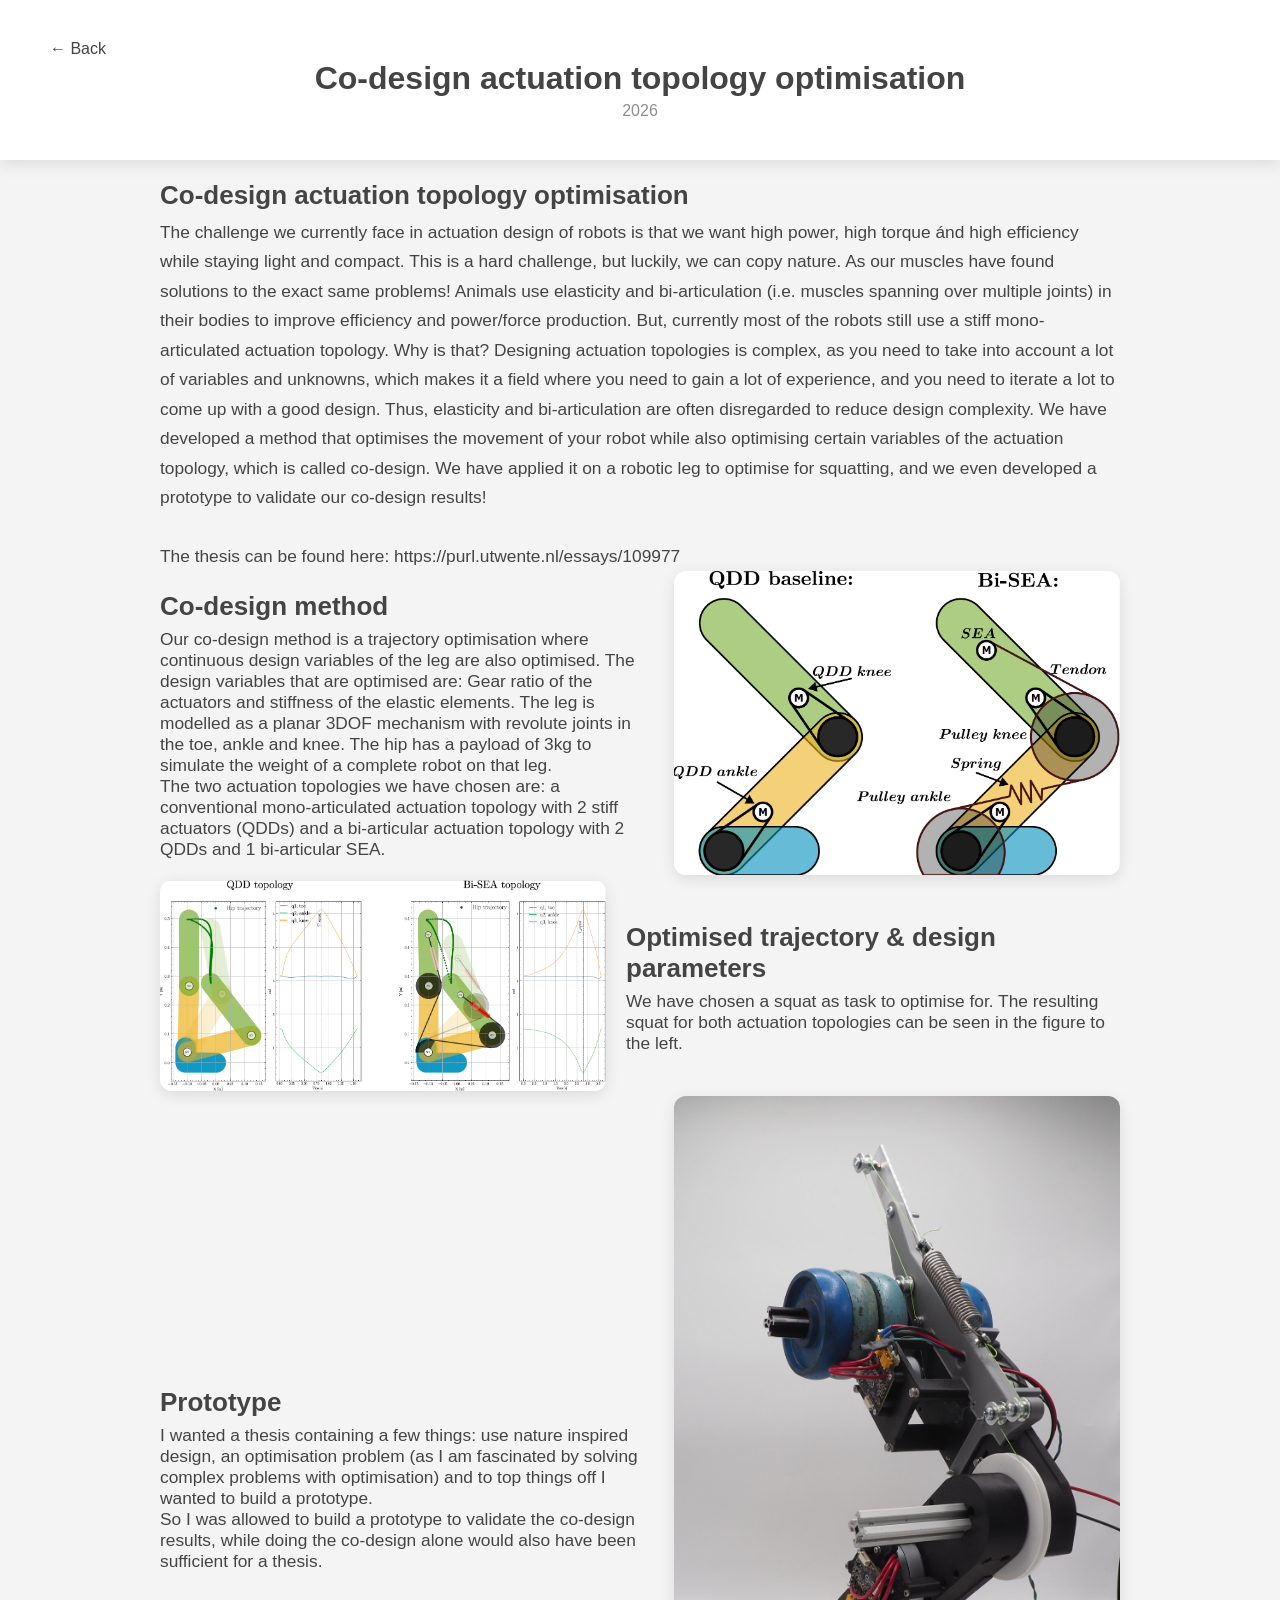
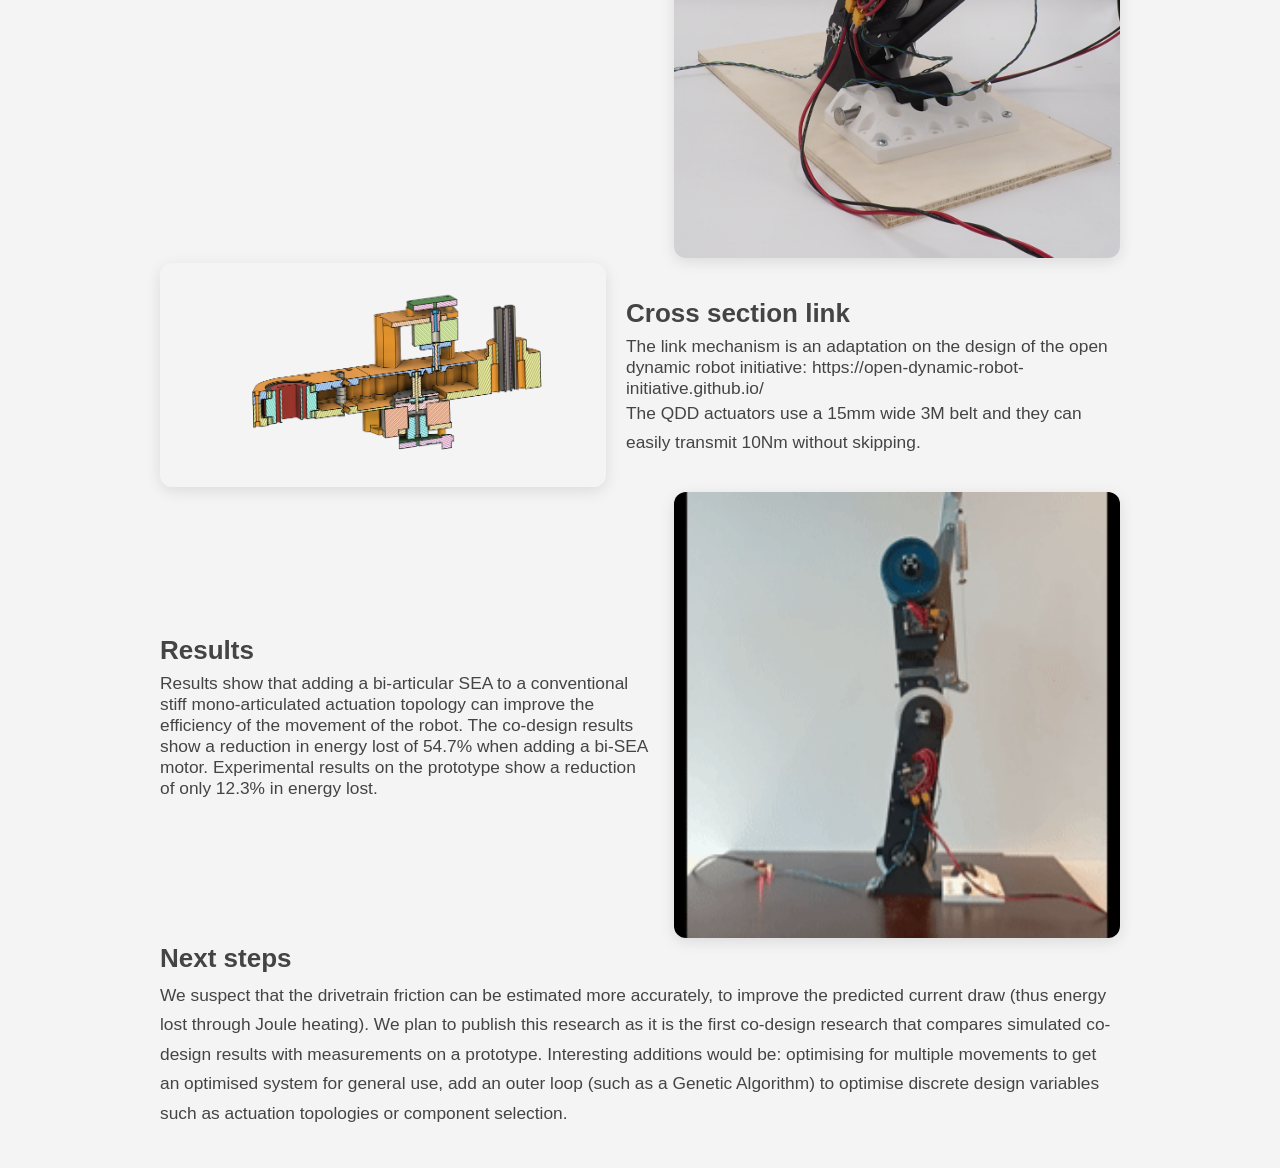
<file: Actuation_codesign.html>
<!DOCTYPE html>
<html lang="en">

<head>
    <meta charset="UTF-8">
    <meta name="viewport" content="width=device-width, initial-scale=1.0">
    <link rel="stylesheet" href="style.css">
    <title>Co-design actuation topology optimisation</title>
</head>

<body>

    <!-- Banner Section -->
    <div class="banner">
        <div class="banner-content">
            <a href="index.html" class="back-button">&larr; Back</a>
            <h1>Co-design actuation topology optimisation</h1>
            <div class="year">2026</div>
        </div>
    </div>

    <!-- Project Content -->
    <div class="project-container">


        <div class="project-content">
            <div class="text left">
                <h2>Co-design actuation topology optimisation</h2>
                <p> The challenge we currently face in actuation design of robots is that we want high power, high torque ánd high efficiency while staying light and compact. 
                    This is a hard challenge, but luckily, we can copy nature. As our muscles have found solutions to the exact same problems! 
                    Animals use elasticity and bi-articulation (i.e. muscles spanning over multiple joints) in their bodies to improve efficiency and power/force production.
                    
                    But, currently most of the robots still use a stiff mono-articulated actuation topology. Why is that?
                    Designing actuation topologies is complex, as you need to take into account a lot of variables and unknowns, 
                    which makes it a field where you need to gain a lot of experience, and you need to iterate a lot to come up with a good design.
                    Thus, elasticity and bi-articulation are often disregarded to reduce design complexity.

                    We have developed a method that optimises the movement of your robot while also optimising certain variables of the actuation topology, 
                    which is called co-design. We have applied it on a robotic leg to optimise for squatting, and we even developed a prototype to validate our co-design results!
                    <br> <br>
                    The thesis can be found here:  https://purl.utwente.nl/essays/109977</p>
            </div>
        </div>


        <div class="project-content">

            <div class="text left">
                <h2>Co-design method</h2>
                Our co-design method is a trajectory optimisation where continuous design variables of the leg are also optimised.
                The design variables that are optimised are: Gear ratio of the actuators and stiffness of the elastic elements.
                The leg is modelled as a planar 3DOF mechanism with revolute joints in the toe, ankle and knee. The hip has a payload of 3kg to simulate the weight of a complete robot on that leg.
                <br>
                The two actuation topologies we have chosen are: a conventional mono-articulated actuation topology with 2 stiff actuators (QDDs) and a bi-articular actuation topology with 2 QDDs and 1 bi-articular SEA.
                <p>
                </p>
            </div>
            <div class="image right">
                <img src="images/Codesign_thesis/Actuation topologies.png">
            </div>
        </div>

        <div class="project-content">

            <div class="text right">
                <h2>Optimised trajectory & design parameters</h2>
                We have chosen a squat as task to optimise for. The resulting squat for both actuation topologies can be seen in the figure to the left.
                <p>

                </p>
            </div>
            <div class="image left">
                <img src="images/Codesign_thesis/resulting squats.png">
            </div>
        </div>

        <div class="project-content">

            <div class="text left">
                <h2>Prototype</h2>
                I wanted a thesis containing a few things: use nature inspired design, an optimisation problem (as I am fascinated by solving complex problems with optimisation) and to top things off I wanted to build a prototype.
                <br>
                So I was allowed to build a prototype to validate the co-design results, while doing the co-design alone would also have been sufficient for a thesis.
                <p>
                </p>
            </div>
            <div class="image right">
                <img src="images/Codesign_thesis/P5040588.JPG">
            </div>
        </div>

        <div class="project-content">

            <div class="text right">
                <h2>Cross section link</h2>
                    The link mechanism is an adaptation on the design of the open dynamic robot initiative: https://open-dynamic-robot-initiative.github.io/
                <p>
                    The QDD actuators use a 15mm wide 3M belt and they can easily transmit 10Nm without skipping. 

                </p>
            </div>
            <div class="image left">
                <img src="images/Codesign_thesis/Limb_bisea_assembly v28.png">
            </div>
        </div>

        <div class="project-content">

            <div class="text left">
                <h2>Results</h2>
                Results show that adding a bi-articular SEA to a conventional stiff mono-articulated actuation topology can improve the efficiency of the movement of the robot. 
                The co-design results show a reduction in energy lost of 54.7% when adding a bi-SEA motor. Experimental results on the prototype show a reduction of only 12.3% in energy lost.
                <p>
                </p>
            </div>
            <div class="image right">
                <img src="images/Codesign_thesis/BISEA_squat.gif">
            </div>
        </div>

        <div class="project-content">
            <div class="text left">
                <h2>Next steps</h2>
                <p>We suspect that the drivetrain friction can be estimated more accurately, to improve the predicted current draw (thus energy lost through Joule heating). 
                    We plan to publish this research as it is the first co-design research that compares simulated co-design results with measurements on a prototype. 
                
                
                    Interesting additions would be: optimising for multiple movements to get an optimised system for general use, 
                    add an outer loop (such as a Genetic Algorithm) to optimise discrete design variables such as actuation topologies or component selection.</p>
            </div>
        </div>

    </div>



</body>

</html>
</file>
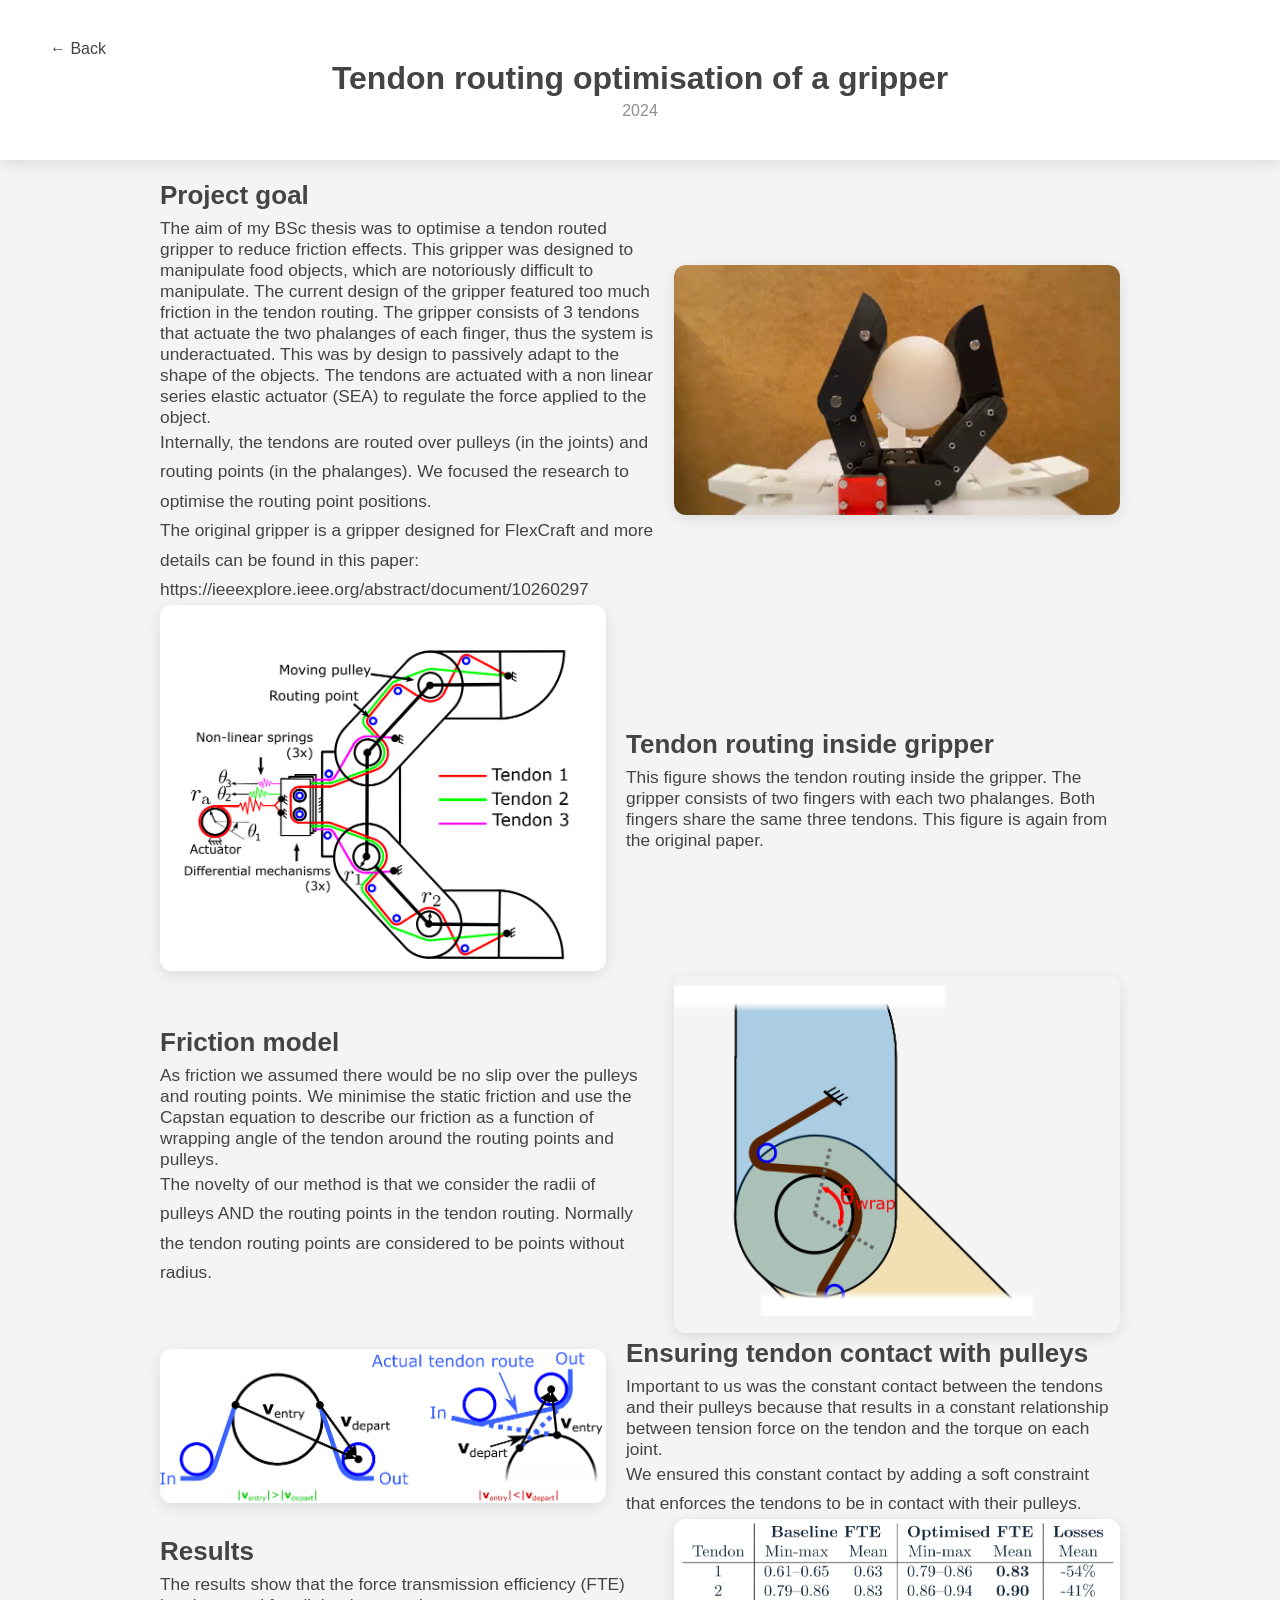
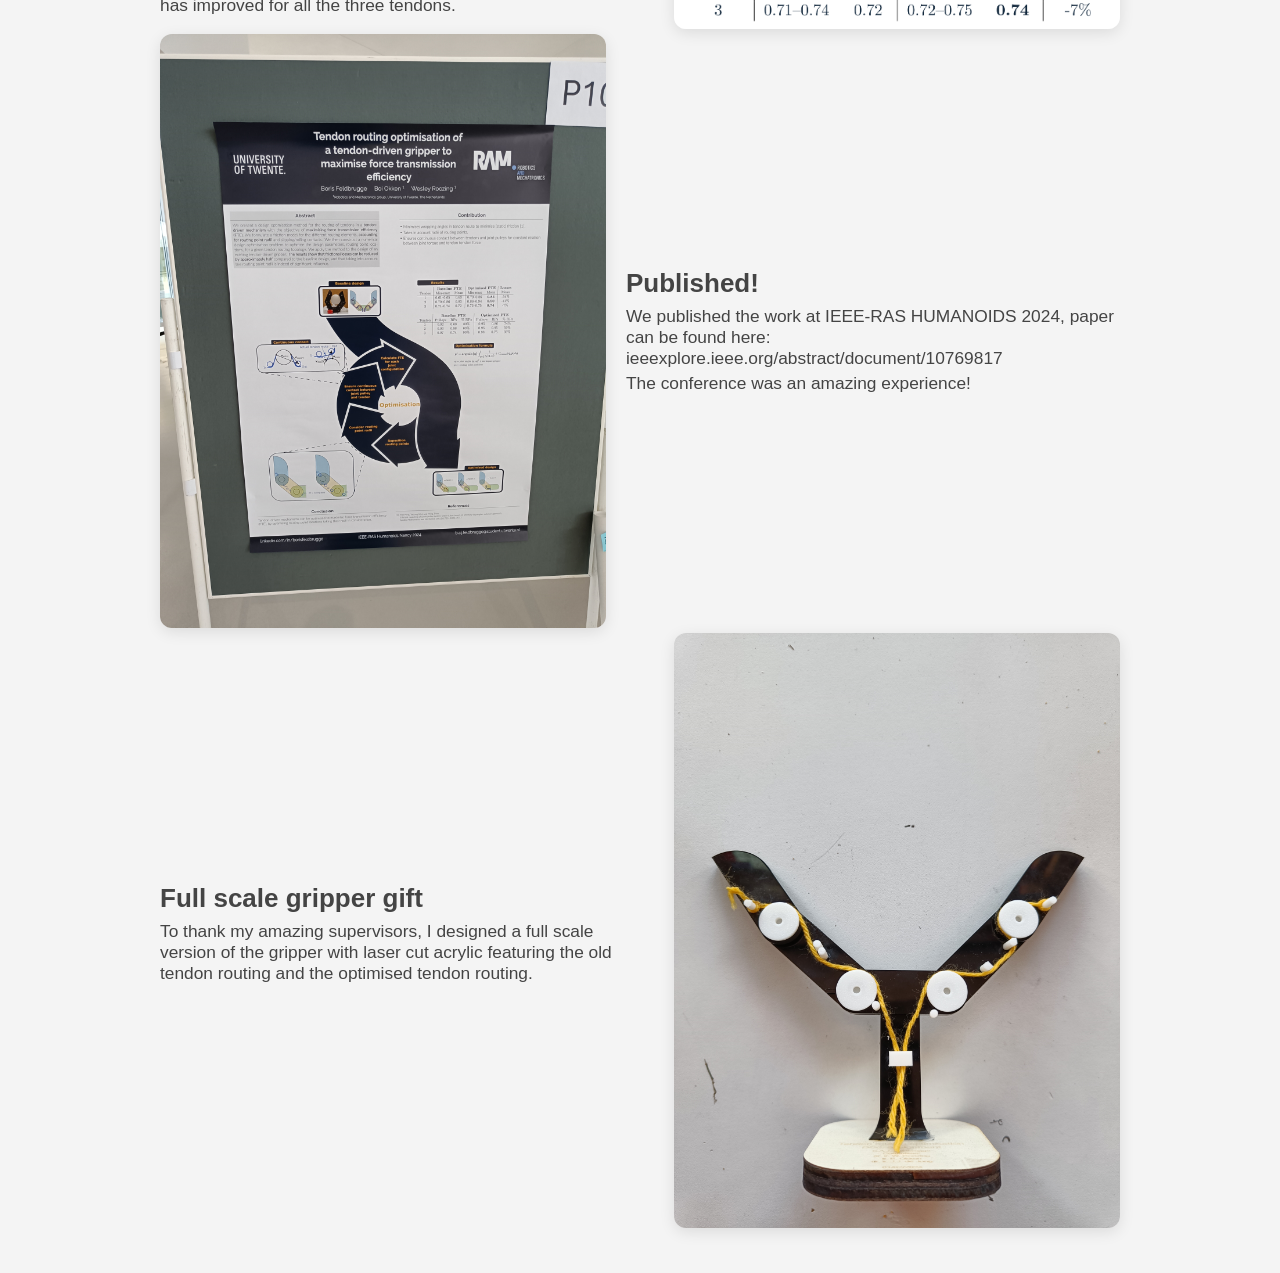
<file: BSC_Gripper_Thesis.html>
<!DOCTYPE html>
<html lang="en">

<head>
    <meta charset="UTF-8">
    <meta name="viewport" content="width=device-width, initial-scale=1.0">
    <link rel="stylesheet" href="style.css">
    <title>Tendon routing optimisation</title>
</head>

<body>

    <!-- Banner Section -->
    <div class="banner">
        <div class="banner-content">
            <a href="index.html" class="back-button">&larr; Back</a>
            <h1>Tendon routing optimisation of a gripper</h1>
            <div class="year">2024</div>
        </div>
    </div>

    <!-- Project Content -->
    <div class="project-container">



        <div class="project-content">

            <div class="text left">
                <h2>Project goal</h2>
                The aim of my BSc thesis was to optimise a tendon routed gripper to reduce friction effects. This gripper was designed to manipulate food objects, 
                which are notoriously difficult to manipulate. The current design of the gripper featured too much friction in the tendon routing.
                The gripper consists of 3 tendons that actuate the two phalanges of each finger, thus the system is underactuated. This was by design to passively adapt to the shape of the objects.
                The tendons are actuated with a non linear series elastic actuator (SEA) to regulate the force applied to the object.
                <p>
                Internally, the tendons are routed over pulleys (in the joints) and routing points (in the phalanges). We focused the research to optimise the routing point positions.
                <p>
                The original gripper is a gripper designed for FlexCraft and more details can be found in this paper: https://ieeexplore.ieee.org/abstract/document/10260297
                </p>
            </div>
            <div class="image right">
                <img src="images/bsc_thesis/screenshot mart gripper.png">
            </div>
        </div>

        <div class="project-content">

            <div class="text right">
                <h2>Tendon routing inside gripper</h2>
                This figure shows the tendon routing inside the gripper. The gripper consists of two fingers with each two phalanges. Both fingers share the same three tendons. This figure is again from the original paper.             
                </p>
            </div>
            <div class="image left">
                <img src="images/bsc_thesis/Tendonrouting.png">
            </div>
        </div>

        <div class="project-content">
            <div class="text left">
                <h2>Friction model</h2>
                As friction we assumed there would be no slip over the pulleys and routing points. We minimise the static friction and use the Capstan equation to describe 
                our friction as a function of wrapping angle of the tendon around the routing points and pulleys.
                <p>
                The novelty of our method is that we consider the radii of pulleys AND the routing points in the tendon routing. Normally the tendon routing points are considered to be points without radius.               
            </p>
            </div>
            <div class="image right">
                <img src="images/bsc_thesis/wrapangv2.png">
            </div>
        </div>

        <div class="project-content">

            <div class="text right">
                <h2>Ensuring tendon contact with pulleys</h2>
                Important to us was the constant contact between the tendons and their pulleys because that results in a constant relationship between tension force on the tendon and the torque on each joint.
                <p>
                We ensured this constant contact by adding a soft constraint that enforces the tendons to be in contact with their pulleys.
                </p>
            </div>
            <div class="image left">
                <img src="images/bsc_thesis/Tendon_touching_pulley_constraint.png">
            </div>
        </div>

        <div class="project-content">

            <div class="text left">
                <h2> Results </h2>
                The results show that the force transmission efficiency (FTE) has improved for all the three tendons.
                </p>
            </div>
            <div class="image right">
                <img src="images/bsc_thesis/Results table.png">
            </div>
        </div>

        <div class="project-content">

            <div class="text right">
                <h2> Published! </h2>
                We published the work at IEEE-RAS HUMANOIDS 2024, paper can be found here: ieeexplore.ieee.org/abstract/document/10769817
                <p>
                The conference was an amazing experience!
                </p>
            </div>
            <div class="image left">
                <img src="images/bsc_thesis/Bsc_conference_poster.jpg">
            </div>
        </div>

        
        <div class="project-content">

            <div class="text left">
                <h2> Full scale gripper gift </h2>
                To thank my amazing supervisors, I designed a full scale version of the gripper with laser cut acrylic featuring the old tendon routing and the optimised tendon routing.
                </p>
            </div>
            <div class="image right">
                <img src="images/bsc_thesis/bsc_present_gripper.jpg">
            </div>
        </div>

    </div>



</body>

</html>
</file>
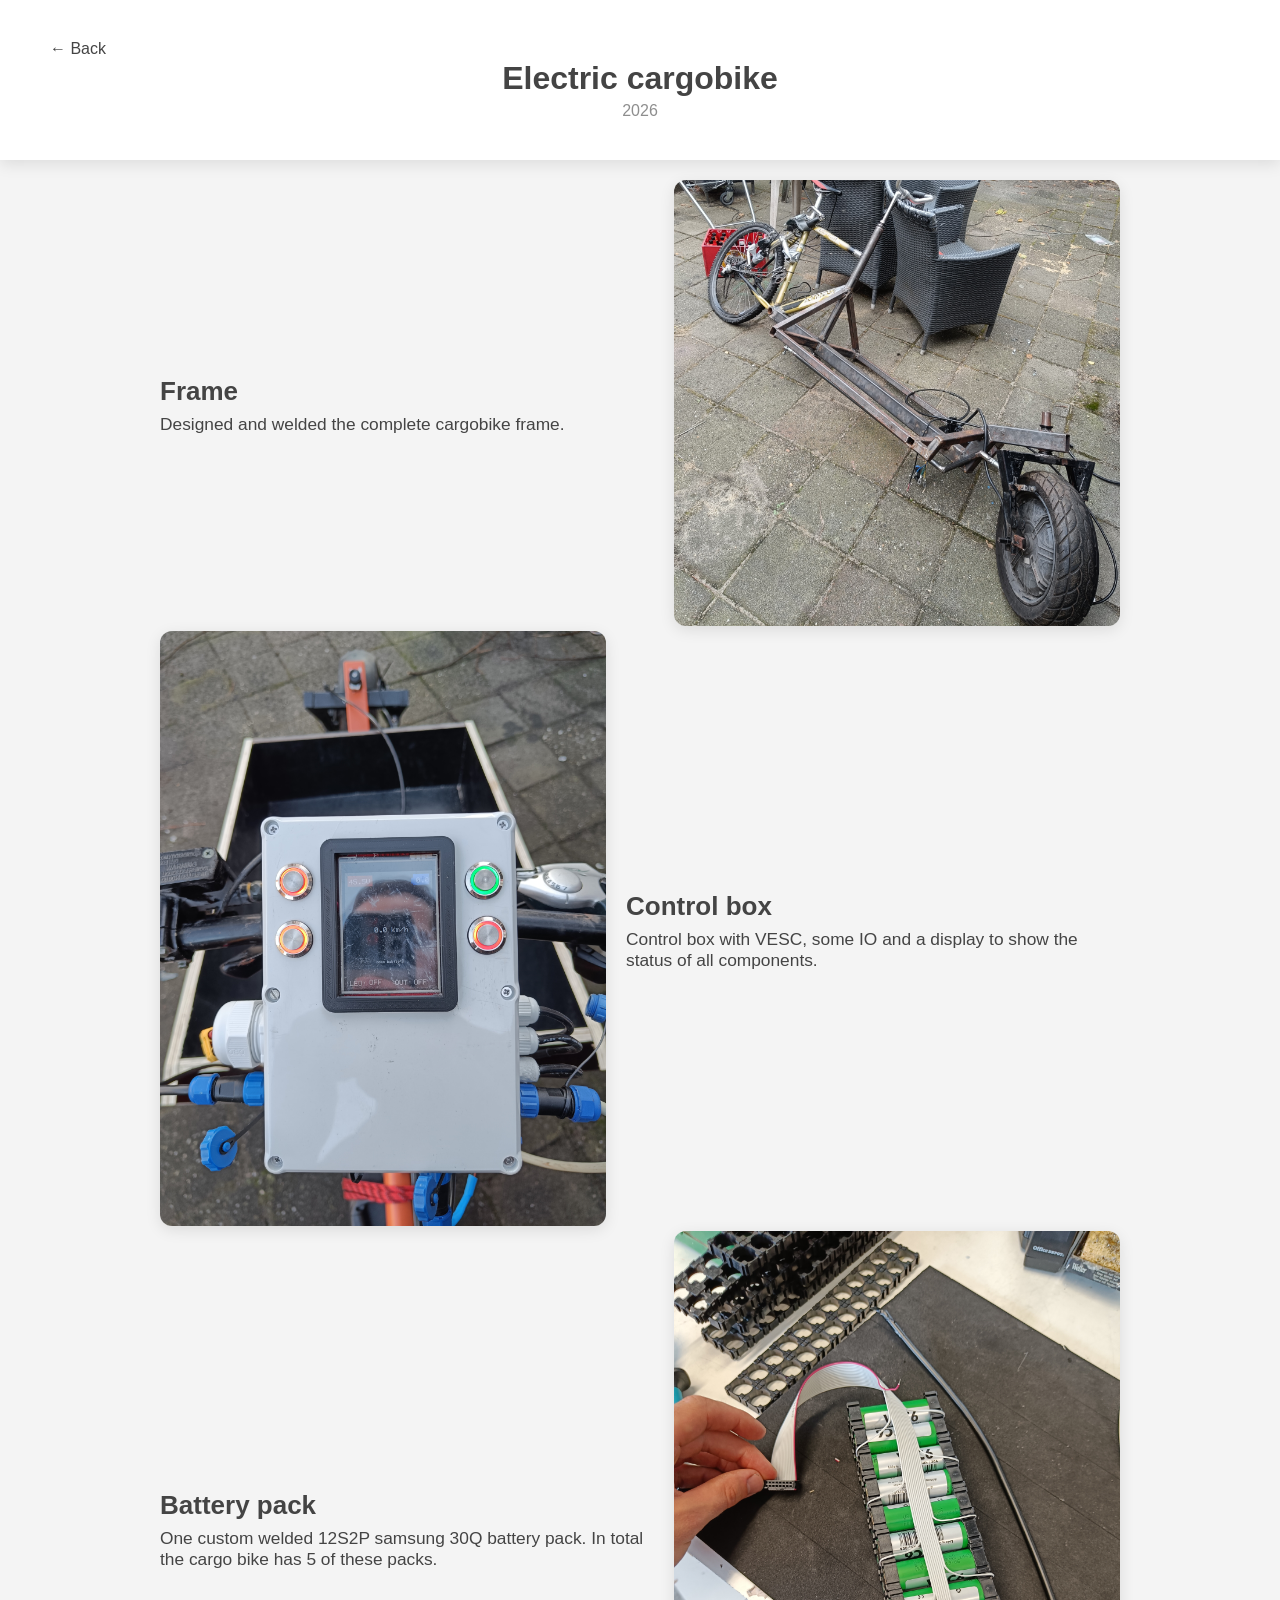
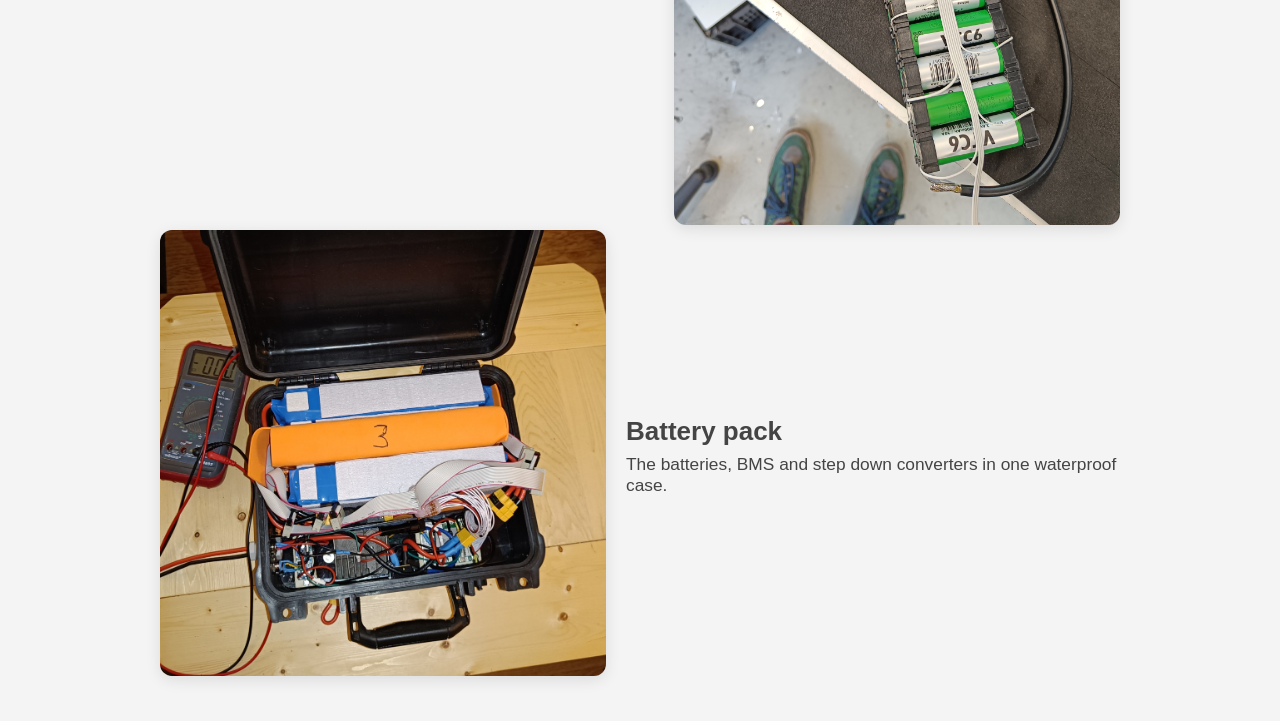
<file: Cargobike.html>
<!DOCTYPE html>
<html lang="en">

<head>
    <meta charset="UTF-8">
    <meta name="viewport" content="width=device-width, initial-scale=1.0">
    <link rel="stylesheet" href="style.css">
    <title>Electric cargobike</title>
</head>

<body>

    <!-- Banner Section -->
    <div class="banner">
        <div class="banner-content">
            <a href="index.html" class="back-button">&larr; Back</a>
            <h1>Electric cargobike</h1>
            <div class="year">2026</div>
        </div>
    </div>

    <!-- Project Content -->
    <div class="project-container">



        <div class="project-content">

            <div class="text left">
                <h2>Frame</h2>
                Designed and welded the complete cargobike frame.
                <p>

                </p>
            </div>
            <div class="image right">
                <img src="images/Bakfiets/Bare_frame.jpg">
            </div>
        </div>



        <div class="project-content">

            <div class="text right">
                <h2>Control box</h2>
                Control box with VESC, some IO and a display to show the status of all components.
                <p>

                </p>
            </div>
            <div class="image left">
                <img src="images/Bakfiets/VescDisplay.jpg">
            </div>
        </div>

        <div class="project-content">

            <div class="text left">
                <h2>Battery pack</h2>
                One custom welded 12S2P samsung 30Q battery pack. In total the cargo bike has 5 of these packs.
                <p>

                </p>
            </div>
            <div class="image right">
                <img src="images/Bakfiets/IMG20230715155416.jpg">
            </div>
        </div>

        <div class="project-content">

            <div class="text right">
                <h2>Battery pack</h2>
                The batteries, BMS and step down converters in one waterproof case.
                <p>

                </p>
            </div>
            <div class="image left">
                <img src="images/Bakfiets/IMG20250401220525 - Copy.jpg">
            </div>
        </div>

    </div>



</body>

</html>
</file>
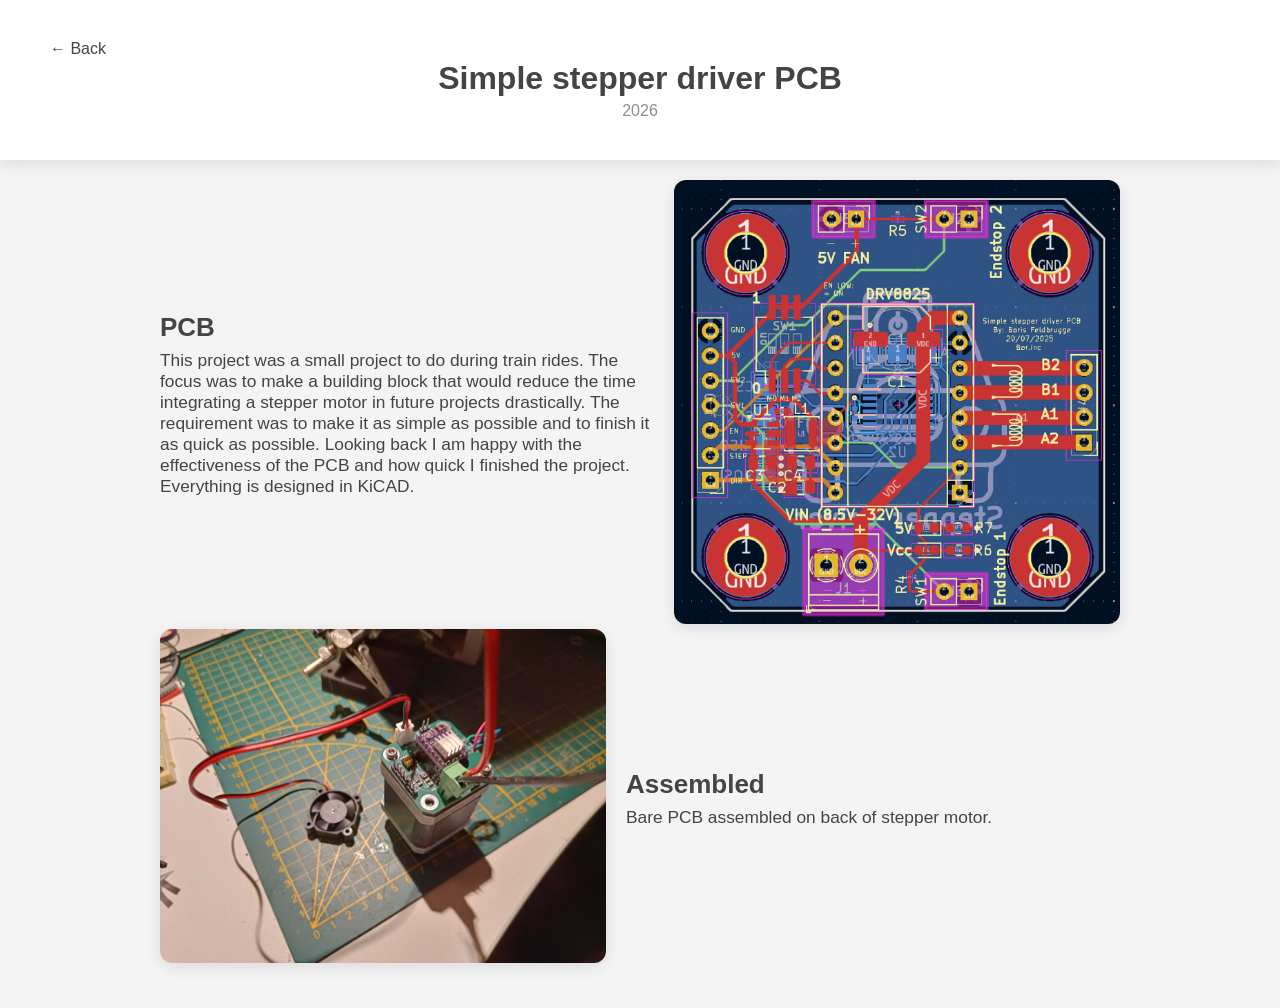
<file: SimpleStepper_PCB.html>
<!DOCTYPE html>
<html lang="en">

<head>
    <meta charset="UTF-8">
    <meta name="viewport" content="width=device-width, initial-scale=1.0">
    <link rel="stylesheet" href="style.css">
    <title>Simple stepper driver PCB</title>
</head>

<body>

    <!-- Banner Section -->
    <div class="banner">
        <div class="banner-content">
            <a href="index.html" class="back-button">&larr; Back</a>
            <h1>Simple stepper driver PCB</h1>
            <div class="year">2026</div>
        </div>
    </div>

    <!-- Project Content -->
    <div class="project-container">



        <div class="project-content">

            <div class="text left">
                <h2>PCB</h2>
                This project was a small project to do during train rides. The focus was to make a building block that would reduce the time integrating a stepper motor in future projects drastically. 
                The requirement was to make it as simple as possible and to finish it as quick as possible. Looking back I am happy with the effectiveness of the PCB and how quick I finished the project.
                Everything is designed in KiCAD.
                <p>

                </p>
            </div>
            <div class="image right">
                <img src="images/Stepperdriver_simple/PCB_steppersimple.png">
            </div>
        </div>



        <div class="project-content">

            <div class="text right">
                <h2>Assembled</h2>
                Bare PCB assembled on back of stepper motor.
                <p>

                </p>
            </div>
            <div class="image left">
                <img src="images/Stepperdriver_simple/Simplestepperdriver.jpg">
            </div>
        </div>

    </div>



</body>

</html>
</file>
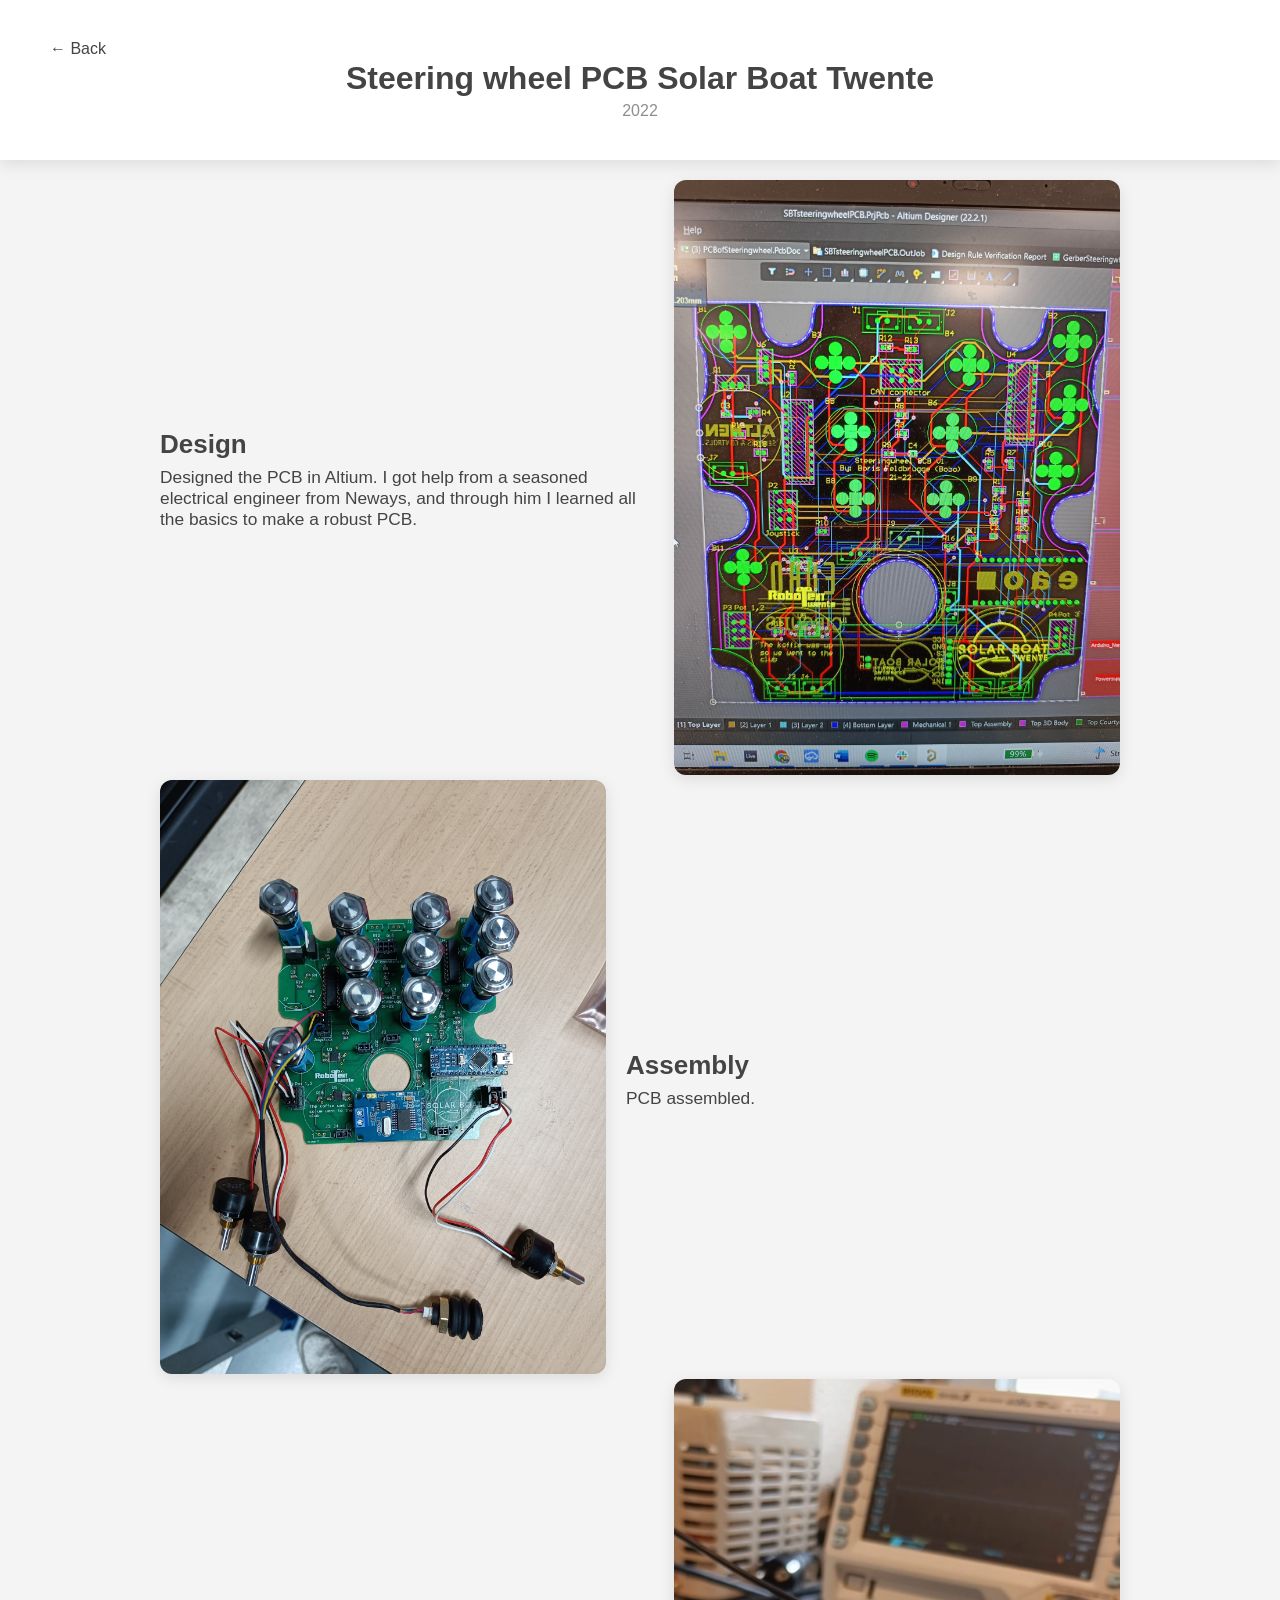
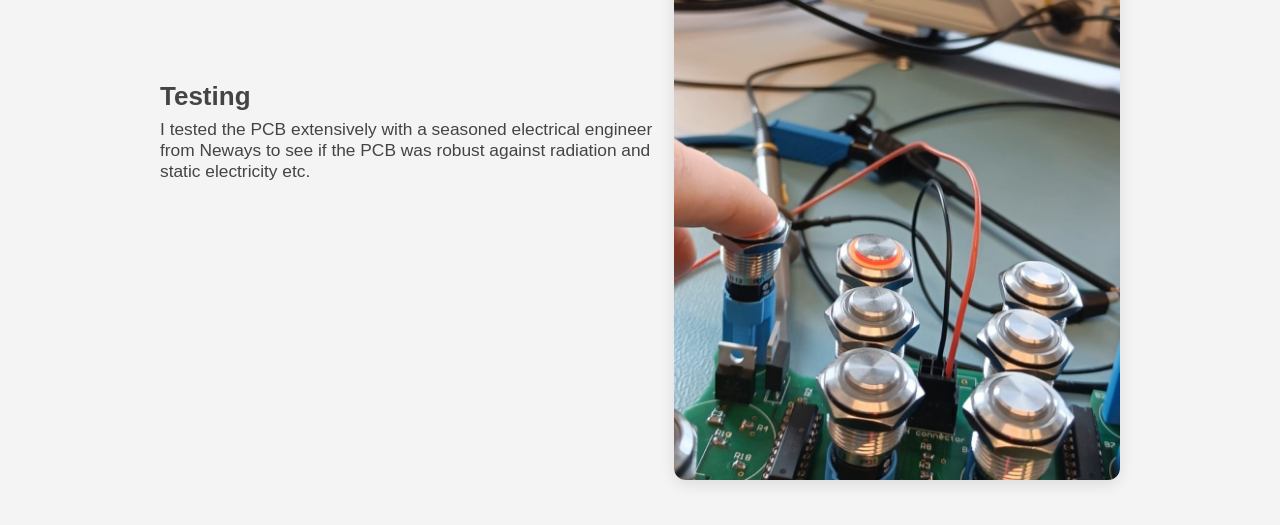
<file: Steeringwheel_SBT.html>
<!DOCTYPE html>
<html lang="en">

<head>
    <meta charset="UTF-8">
    <meta name="viewport" content="width=device-width, initial-scale=1.0">
    <link rel="stylesheet" href="style.css">
    <title>Steering wheel PCB Solar Boat Twente</title>
</head>

<body>

    <!-- Banner Section -->
    <div class="banner">
        <div class="banner-content">
            <a href="index.html" class="back-button">&larr; Back</a>
            <h1>Steering wheel PCB Solar Boat Twente</h1>
            <div class="year">2022</div>
        </div>
    </div>

    <!-- Project Content -->
    <div class="project-container">



        <div class="project-content">

            <div class="text left">
                <h2>Design</h2>
                Designed the PCB in Altium. I got help from a seasoned electrical engineer from Neways, and through him I learned all the basics to make a robust PCB.
                <p>

                </p>
            </div>
            <div class="image right">
                <img src="images/SBT_Steeringwheel_PCB/IMG20220315095816 - Copy.jpg">
            </div>
        </div>



        <div class="project-content">

            <div class="text right">
                <h2>Assembly</h2>
                PCB assembled.
                <p>

                </p>
            </div>
            <div class="image left">
                <img src="images/SBT_Steeringwheel_PCB/IMG20220414082117 - Copy (2).jpg">
            </div>
        </div>

        <div class="project-content">

            <div class="text left">
                <h2>Testing</h2>
                I tested the PCB extensively with a seasoned electrical engineer from Neways to see if the PCB was robust against radiation and static electricity etc.
                <p>

                </p>
            </div>
            <div class="image right">
                <img src="images/SBT_Steeringwheel_PCB/WhatsApp Image 2026-05-25 at 13.43.00 (1).jpeg">
            </div>
        </div>


    </div>



</body>

</html>
</file>
<file: style.css>
/* style.css */
* {
    margin: 0;
    padding: 0;
    box-sizing: border-box;
}

p {
    line-height: 1.7em; 
}

.item p{
    line-height: 2em; 
}

body {
    font-family: "Open Sans", sans-serif;
    font-weight: 300;
    font-size: 13pt;
    background-color: #f4f4f4;
    padding: 0 20px 20px 20px;
    color: rgb(68, 68, 68);
}

/* Banner Section for both Index and Project */
.banner {
    background-color: white;
    padding: 40px 20px;
    text-align: center;
    box-shadow: 0 4px 15px rgba(0, 0, 0, 0.1);
    margin-bottom: 10px;
    width: 100vw;
    margin-left: calc(-50vw + 50%);
    margin-top: 0;
    position: static;
    top: 0;
    left: 0;
}

.banner-content {
    max-width: 1200px;
    margin: 0 auto;
    text-align: center;
    position: relative;
    padding-top: 20px;
}

.back-button {
    position: absolute;
    left: 10px;
    top: 0px;
    text-decoration: none;
    font-size: 1rem;
    color: rgb(68, 68, 68);
    font-weight: 300;
}

.banner h1 {
    font-size: 2rem;
    margin-bottom: 5px;
    font-weight: 800;
}

#name {
    font-size: 2.5rem;
}

/* Year Indication on Project Page */
.banner .year {
    font-size: 1rem;
    color: rgb(68, 68, 68);
    opacity: 0.6;
    margin-top: 5px;
}

/* Portfolio Grid Container (Index Page) */
.portfolio-container {
    max-width: 1200px;
    margin: 0 auto;
    padding: 0 20px;
    padding-top: 20px;


}

/* Portfolio Grid (Index Page) */
.portfolio-grid {
    display: flex;
    flex-wrap: wrap;
    gap: 20px;
    justify-items: start;
}

.item {
    background-color: white;
    padding: 20px;
    border-radius: 12px;
    box-shadow: 0 4px 15px rgba(0, 0, 0, 0.1);
    flex: 1 1 calc(33.333% - 20px);
    max-width: calc(33.333% - 20px); /* Prevents it from growing too large */
    min-width: 350px;
    text-align: center;
    transition: all 0.15s ease-in-out;
}


.item:hover {
    transform: translateY(-5px);
    box-shadow: 0 10px 25px rgba(0, 0, 0, 0.15);
}

.item img {
    width: 100%;
    border-radius: 12px;
    margin-bottom: 15px;

    object-fit: cover;
    height: 250px;
    /* Ensures images are cropped to the same height */
}

.item h3 {
    font-size: 1.5rem;
    margin-bottom: 10px;
    font-weight: 800;
    color: rgb(68, 68, 68);
}

.item p {
    text-align: start;
    font-size: 1rem;
    opacity: 0.8;
    font-weight: 300;
}

.item a {
    text-decoration: none;
    color: black;
}

/* Project Container */
.project-container {
    max-width: 1000px;
    margin: 20px auto;
    padding: 0 20px;
}

/* Project Content */
.project-content {
    display: flex;
    flex-wrap: wrap;
    gap: 20px;
    align-items: center;
}

.project-content h2{
    margin-bottom: 7px;
}

/* Text and Image Flex */
.project-content .text {
    flex: 1 1 50%;
    font-weight: 300;

}

.project-content .text.left {
    order: 1
}

.project-content .text.right {
    order: 2
}

.project-content .text.center {
    flex: none;
    width: 600px;
    margin-left: auto;
    margin-right: auto;
    text-align: center;
}


.project-content .image {
    flex: 1 1 45%;
}

.project-content img {
    width: 100%;
    max-width: 500px;
    border-radius: 12px;
    box-shadow: 0 4px 15px rgba(0, 0, 0, 0.1);
    object-fit: contain;
    order: 2;
}

.project-content .left {
    order: 1
}

.project-content .right {
    order: 2
}

/* Responsive */
@media screen and (max-width: 768px) {
    .project-content {
        flex-direction: column;
    }

    .project-content .image {
        flex: 1 1 100%;
    }

    .project-content img {
        max-width: 100%;
    }

    .project-content .left {
        order: 3;
    }

    .project-content .right {
        order: 3;
    }

    .portfolio-grid {
        flex-direction: column;
        gap: 15px;
    }

    .item {
        flex: 1 1 100%;
        max-width: 100%;
    }

    body {
        font-family: "Open Sans", sans-serif;
        font-weight: 300;
        font-size: 13pt;
        background-color: #f4f4f4;
        padding: 0;
        color: rgb(68, 68, 68);
    }


}
</file>
